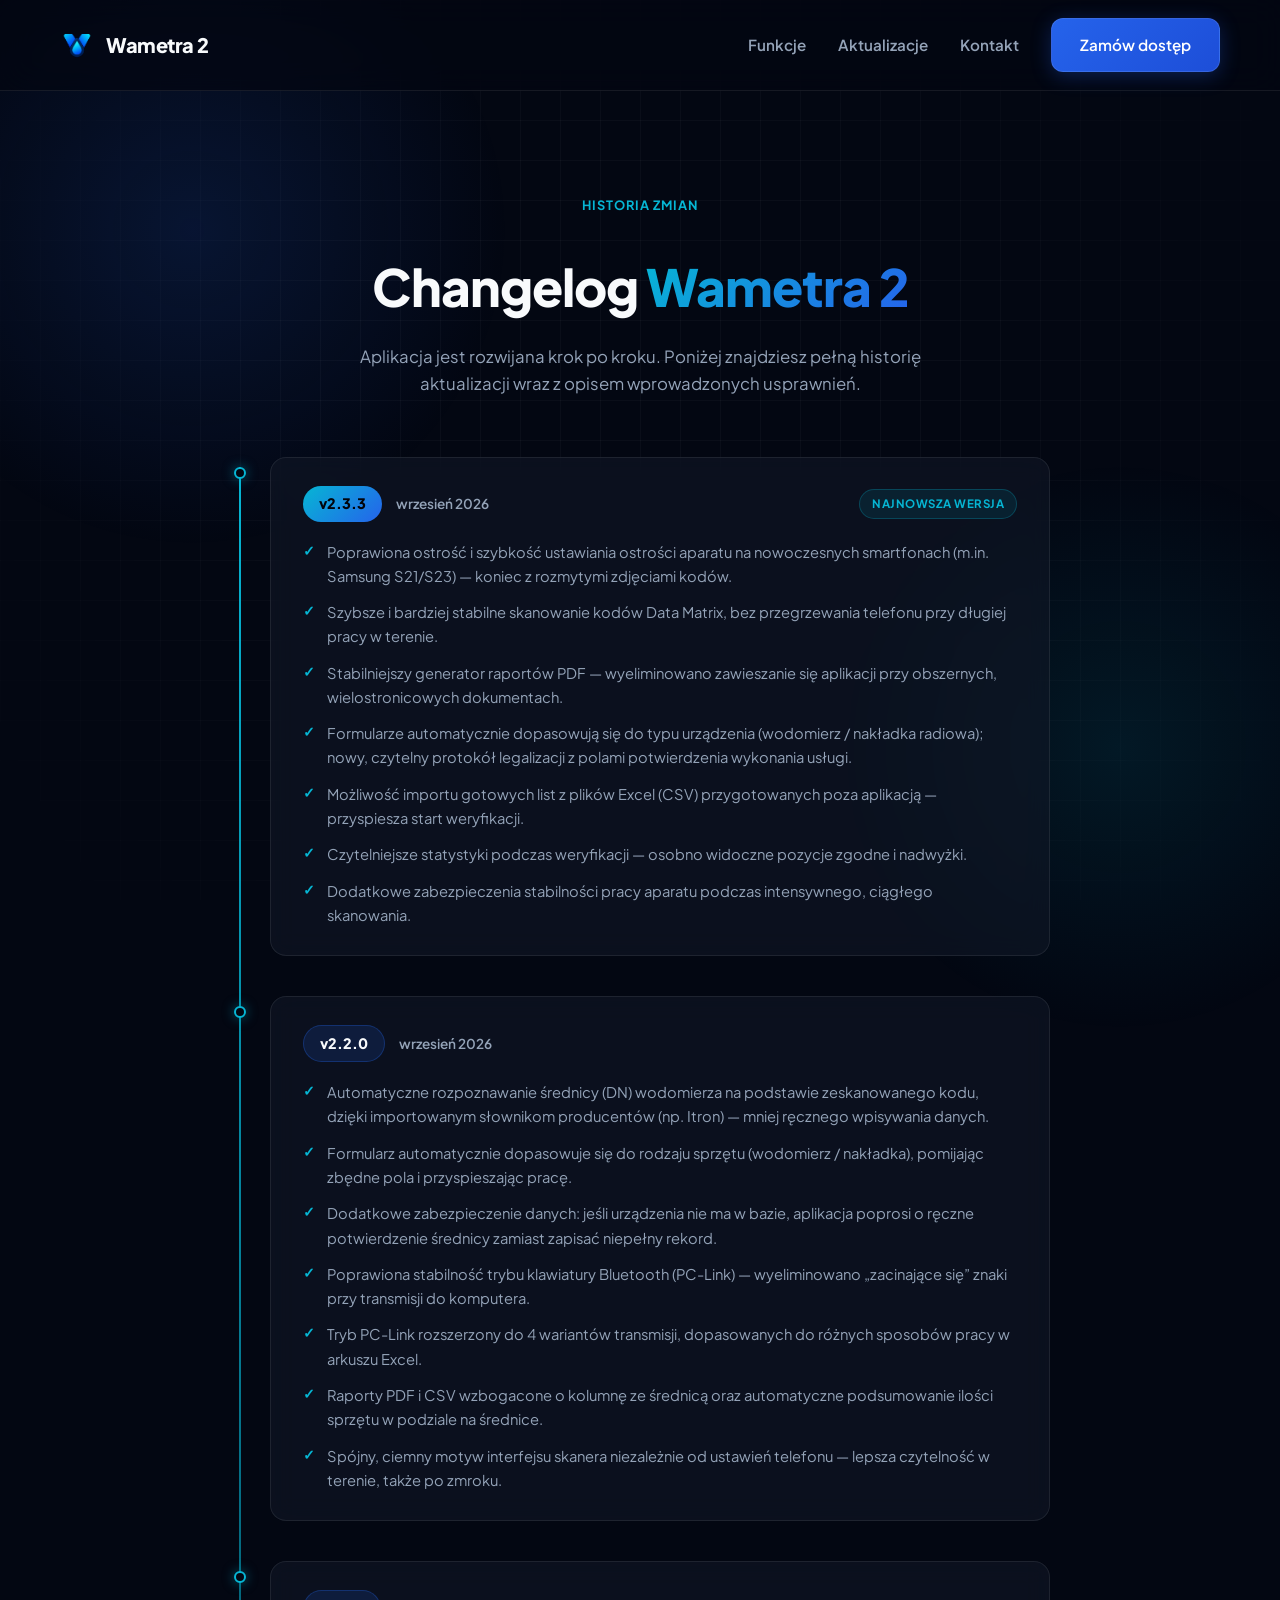
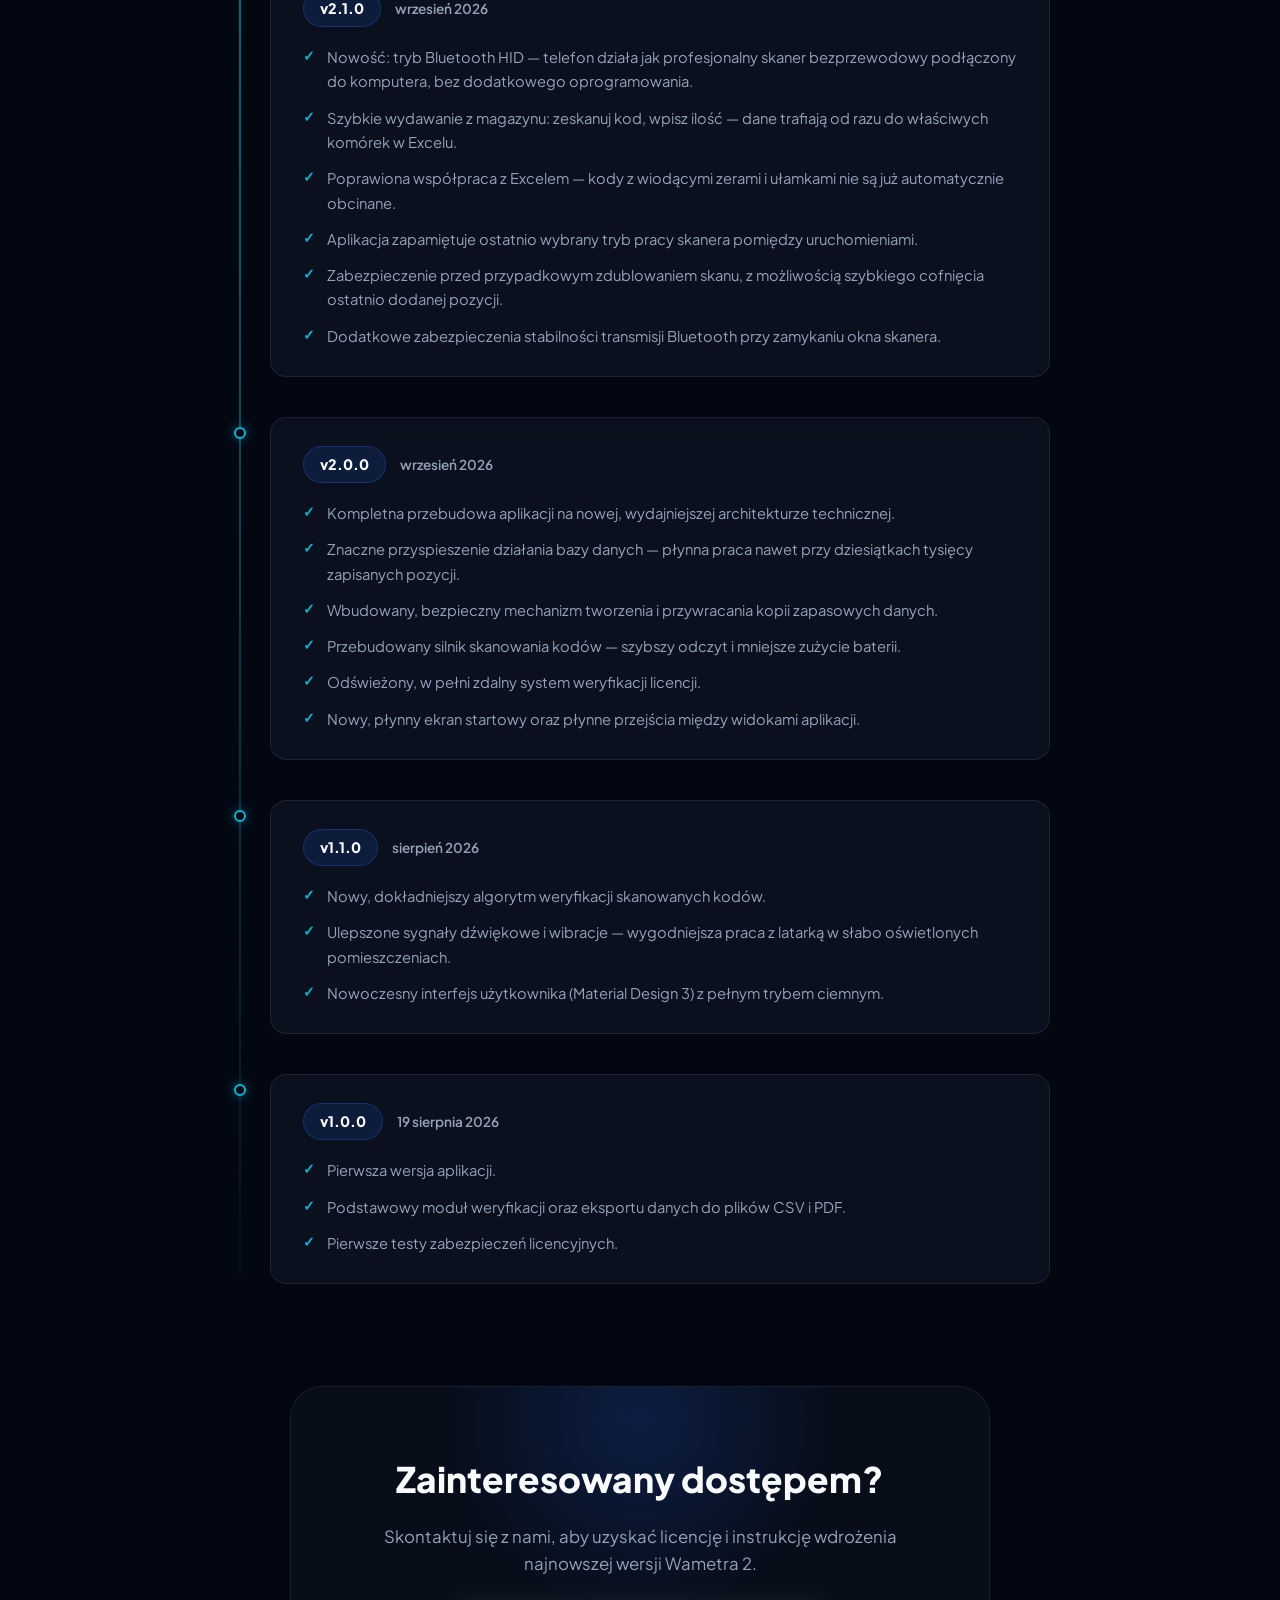
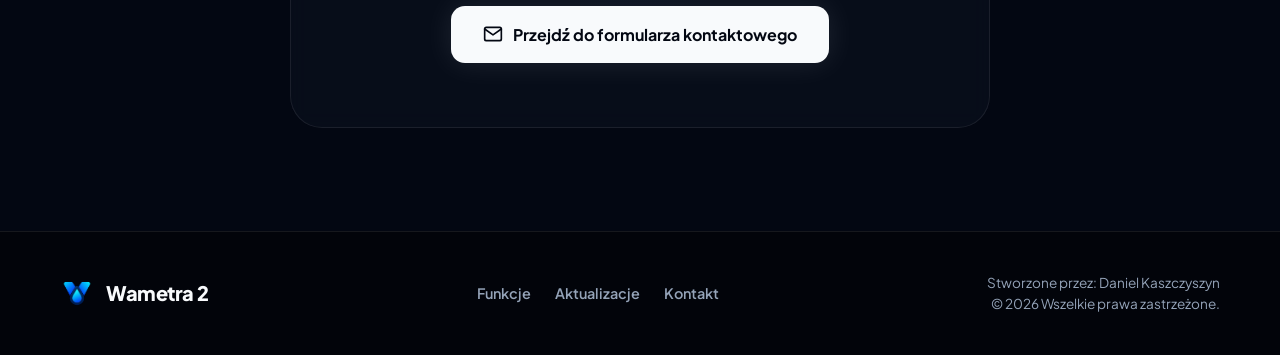
<file: changelog.html>
<!DOCTYPE html>
<html lang="pl">
<head>
    <meta charset="UTF-8">
    <meta name="viewport" content="width=device-width, initial-scale=1.0">
    <meta name="description" content="Pełna historia zmian i aktualizacji aplikacji Wametra 2 — zobacz, jak rozwija się nasze narzędzie do inwentaryzacji wodomierzy i urządzeń pomiarowych.">
    <title>Historia zmian | Wametra 2</title>
    <link rel="canonical" href="https://daniel-kas.github.io/wametra2/changelog.html">
    <meta name="theme-color" content="#030712">
    <link rel="icon" href="img/logo.png" type="image/png">
    <link rel="stylesheet" href="style.css">
    <link rel="preconnect" href="https://fonts.googleapis.com">
    <link rel="preconnect" href="https://fonts.gstatic.com" crossorigin>
    <link href="https://fonts.googleapis.com/css2?family=Plus+Jakarta+Sans:wght@300;400;500;600;700;800&display=swap" rel="stylesheet">
</head>
<body>

    <div class="ambient-glow"></div>
    <div class="ambient-glow ambient-glow-secondary"></div>
    <div class="bg-grid"></div>

    <nav class="navbar">
        <div class="container nav-container">
            <a href="index.html" class="logo">
                <img src="img/logo.png" alt="Wametra 2 Logo">
                <span>Wametra 2</span>
            </a>

            <button class="hamburger" id="hamburger" aria-label="Otwórz menu" aria-expanded="false" aria-controls="navMenu">
                <span></span><span></span><span></span>
            </button>

            <div class="nav-menu" id="navMenu">
                <a href="index.html#funkcje">Funkcje</a>
                <a href="changelog.html">Aktualizacje</a>
                <a href="index.html#kontakt">Kontakt</a>
                <a href="index.html#kontakt" class="btn-primary">Zamów dostęp</a>
            </div>
        </div>
    </nav>

    <div class="nav-overlay" id="navOverlay"></div>

    <header class="changelog-hero">
        <div class="container">
            <span class="eyebrow">Historia zmian</span>
            <h1>Changelog <span class="gradient-text">Wametra 2</span></h1>
            <p>Aplikacja jest rozwijana krok po kroku. Poniżej znajdziesz pełną historię aktualizacji wraz z opisem wprowadzonych usprawnień.</p>
        </div>
    </header>

    <section class="changelog-timeline-section">
        <div class="container">
            <div class="timeline">

                <!-- v2.3.3 -->
                <div class="timeline-entry reveal">
                    <div class="timeline-marker"><span class="timeline-dot"></span></div>
                    <div class="timeline-content">
                        <div class="timeline-header">
                            <span class="version-badge version-badge-latest">v2.3.3</span>
                            <span class="timeline-date">wrzesień 2026</span>
                            <span class="latest-pill">Najnowsza wersja</span>
                        </div>
                        <ul class="timeline-list">
                            <li>Poprawiona ostrość i szybkość ustawiania ostrości aparatu na nowoczesnych smartfonach (m.in. Samsung S21/S23) — koniec z rozmytymi zdjęciami kodów.</li>
                            <li>Szybsze i bardziej stabilne skanowanie kodów Data Matrix, bez przegrzewania telefonu przy długiej pracy w terenie.</li>
                            <li>Stabilniejszy generator raportów PDF — wyeliminowano zawieszanie się aplikacji przy obszernych, wielostronicowych dokumentach.</li>
                            <li>Formularze automatycznie dopasowują się do typu urządzenia (wodomierz / nakładka radiowa); nowy, czytelny protokół legalizacji z polami potwierdzenia wykonania usługi.</li>
                            <li>Możliwość importu gotowych list z plików Excel (CSV) przygotowanych poza aplikacją — przyspiesza start weryfikacji.</li>
                            <li>Czytelniejsze statystyki podczas weryfikacji — osobno widoczne pozycje zgodne i nadwyżki.</li>
                            <li>Dodatkowe zabezpieczenia stabilności pracy aparatu podczas intensywnego, ciągłego skanowania.</li>
                        </ul>
                    </div>
                </div>

                <!-- v2.2.0 -->
                <div class="timeline-entry reveal">
                    <div class="timeline-marker"><span class="timeline-dot"></span></div>
                    <div class="timeline-content">
                        <div class="timeline-header">
                            <span class="version-badge">v2.2.0</span>
                            <span class="timeline-date">wrzesień 2026</span>
                        </div>
                        <ul class="timeline-list">
                            <li>Automatyczne rozpoznawanie średnicy (DN) wodomierza na podstawie zeskanowanego kodu, dzięki importowanym słownikom producentów (np. Itron) — mniej ręcznego wpisywania danych.</li>
                            <li>Formularz automatycznie dopasowuje się do rodzaju sprzętu (wodomierz / nakładka), pomijając zbędne pola i przyspieszając pracę.</li>
                            <li>Dodatkowe zabezpieczenie danych: jeśli urządzenia nie ma w bazie, aplikacja poprosi o ręczne potwierdzenie średnicy zamiast zapisać niepełny rekord.</li>
                            <li>Poprawiona stabilność trybu klawiatury Bluetooth (PC-Link) — wyeliminowano „zacinające się” znaki przy transmisji do komputera.</li>
                            <li>Tryb PC-Link rozszerzony do 4 wariantów transmisji, dopasowanych do różnych sposobów pracy w arkuszu Excel.</li>
                            <li>Raporty PDF i CSV wzbogacone o kolumnę ze średnicą oraz automatyczne podsumowanie ilości sprzętu w podziale na średnice.</li>
                            <li>Spójny, ciemny motyw interfejsu skanera niezależnie od ustawień telefonu — lepsza czytelność w terenie, także po zmroku.</li>
                        </ul>
                    </div>
                </div>

                <!-- v2.1.0 -->
                <div class="timeline-entry reveal">
                    <div class="timeline-marker"><span class="timeline-dot"></span></div>
                    <div class="timeline-content">
                        <div class="timeline-header">
                            <span class="version-badge">v2.1.0</span>
                            <span class="timeline-date">wrzesień 2026</span>
                        </div>
                        <ul class="timeline-list">
                            <li>Nowość: tryb Bluetooth HID — telefon działa jak profesjonalny skaner bezprzewodowy podłączony do komputera, bez dodatkowego oprogramowania.</li>
                            <li>Szybkie wydawanie z magazynu: zeskanuj kod, wpisz ilość — dane trafiają od razu do właściwych komórek w Excelu.</li>
                            <li>Poprawiona współpraca z Excelem — kody z wiodącymi zerami i ułamkami nie są już automatycznie obcinane.</li>
                            <li>Aplikacja zapamiętuje ostatnio wybrany tryb pracy skanera pomiędzy uruchomieniami.</li>
                            <li>Zabezpieczenie przed przypadkowym zdublowaniem skanu, z możliwością szybkiego cofnięcia ostatnio dodanej pozycji.</li>
                            <li>Dodatkowe zabezpieczenia stabilności transmisji Bluetooth przy zamykaniu okna skanera.</li>
                        </ul>
                    </div>
                </div>

                <!-- v2.0.0 -->
                <div class="timeline-entry reveal">
                    <div class="timeline-marker"><span class="timeline-dot"></span></div>
                    <div class="timeline-content">
                        <div class="timeline-header">
                            <span class="version-badge">v2.0.0</span>
                            <span class="timeline-date">wrzesień 2026</span>
                        </div>
                        <ul class="timeline-list">
                            <li>Kompletna przebudowa aplikacji na nowej, wydajniejszej architekturze technicznej.</li>
                            <li>Znaczne przyspieszenie działania bazy danych — płynna praca nawet przy dziesiątkach tysięcy zapisanych pozycji.</li>
                            <li>Wbudowany, bezpieczny mechanizm tworzenia i przywracania kopii zapasowych danych.</li>
                            <li>Przebudowany silnik skanowania kodów — szybszy odczyt i mniejsze zużycie baterii.</li>
                            <li>Odświeżony, w pełni zdalny system weryfikacji licencji.</li>
                            <li>Nowy, płynny ekran startowy oraz płynne przejścia między widokami aplikacji.</li>
                        </ul>
                    </div>
                </div>

                <!-- v1.1.0 -->
                <div class="timeline-entry reveal">
                    <div class="timeline-marker"><span class="timeline-dot"></span></div>
                    <div class="timeline-content">
                        <div class="timeline-header">
                            <span class="version-badge">v1.1.0</span>
                            <span class="timeline-date">sierpień 2026</span>
                        </div>
                        <ul class="timeline-list">
                            <li>Nowy, dokładniejszy algorytm weryfikacji skanowanych kodów.</li>
                            <li>Ulepszone sygnały dźwiękowe i wibracje — wygodniejsza praca z latarką w słabo oświetlonych pomieszczeniach.</li>
                            <li>Nowoczesny interfejs użytkownika (Material Design 3) z pełnym trybem ciemnym.</li>
                        </ul>
                    </div>
                </div>

                <!-- v1.0.0 -->
                <div class="timeline-entry reveal">
                    <div class="timeline-marker"><span class="timeline-dot"></span></div>
                    <div class="timeline-content">
                        <div class="timeline-header">
                            <span class="version-badge">v1.0.0</span>
                            <span class="timeline-date">19 sierpnia 2026</span>
                        </div>
                        <ul class="timeline-list">
                            <li>Pierwsza wersja aplikacji.</li>
                            <li>Podstawowy moduł weryfikacji oraz eksportu danych do plików CSV i PDF.</li>
                            <li>Pierwsze testy zabezpieczeń licencyjnych.</li>
                        </ul>
                    </div>
                </div>

            </div>
        </div>
    </section>

	<section id="kontakt" class="cta-section">
		<div class="container">
			<div class="cta-box reveal">
				<div class="glow-orb"></div>
				<h2>Zainteresowany dostępem?</h2>
				<p>Skontaktuj się z nami, aby uzyskać licencję i instrukcję wdrożenia najnowszej wersji Wametra 2.</p>
				<a href="index.html#kontakt" class="btn-glow">
					<svg width="20" height="20" viewBox="0 0 24 24" fill="none" stroke="currentColor" stroke-width="2" stroke-linecap="round" stroke-linejoin="round"><path d="M4 4h16c1.1 0 2 .9 2 2v12c0 1.1-.9 2-2 2H4c-1.1 0-2-.9-2-2V6c0-1.1.9-2 2-2z"></path><polyline points="22,6 12,13 2,6"></polyline></svg>
					Przejdź do formularza kontaktowego
				</a>
			</div>
		</div>
	</section>

    <footer>
        <div class="container footer-content">
            <a href="index.html" class="logo">
                <img src="img/logo.png" alt="Wametra 2 Logo">
                <span>Wametra 2</span>
            </a>
            <div class="footer-links">
                <a href="index.html#funkcje">Funkcje</a>
                <a href="changelog.html">Aktualizacje</a>
                <a href="index.html#kontakt">Kontakt</a>
            </div>
            <p class="copyright">Stworzone przez: Daniel Kaszczyszyn<br>© 2026 Wszelkie prawa zastrzeżone.</p>
        </div>
    </footer>

    <script src="script.js"></script>
</body>
</html>
</file>
<file: style.css>
/* =========================================
   Zmienne i Reset
   ========================================= */
:root {
    --bg-dark: #030712;
    --bg-panel: rgba(17, 24, 39, 0.6);
    --primary-blue: #2563eb;
    --neon-blue: #06b6d4;
    --text-white: #f8fafc;
    --text-gray: #94a3b8;
    --border-glass: rgba(255, 255, 255, 0.08);
    --shadow-glow: 0 0 60px rgba(6, 182, 212, 0.15);

    --container-width: 1280px;
    --container-padding: clamp(20px, 5vw, 60px);
    --section-padding: clamp(60px, 8vw, 120px);
    --radius-lg: 24px;
    --radius-md: 16px;
    --radius-sm: 12px;
}

* {
    margin: 0;
    padding: 0;
    box-sizing: border-box;
    font-family: 'Plus Jakarta Sans', sans-serif;
}

html {
    scroll-behavior: smooth;
    overflow-x: hidden;
    width: 100%;
}

body {
    background-color: var(--bg-dark);
    color: var(--text-white);
    line-height: 1.6;
    overflow-x: hidden;
    -webkit-font-smoothing: antialiased;
}

body.no-scroll {
    overflow: hidden;
}

img {
    max-width: 100%;
    display: block;
}

section, header {
    scroll-margin-top: 90px;
}

a {
    text-decoration: none;
    color: inherit;
}

a:focus-visible,
button:focus-visible {
    outline: 2px solid var(--neon-blue);
    outline-offset: 3px;
    border-radius: 4px;
}

/* =========================================
   Kontener globalny
   ========================================= */
.container {
    width: 100%;
    max-width: var(--container-width);
    margin: 0 auto;
    padding: 0 var(--container-padding);
}

/* =========================================
   Tło (Ambient Glow + Siatka)
   ========================================= */
.ambient-glow {
    position: fixed;
    top: -10%;
    left: -10%;
    width: 50vw;
    height: 50vw;
    background: radial-gradient(circle, rgba(37, 99, 235, 0.15) 0%, transparent 70%);
    z-index: -2;
    pointer-events: none;
}

.ambient-glow-secondary {
    top: auto;
    left: auto;
    bottom: -15%;
    right: -10%;
    width: 45vw;
    height: 45vw;
    background: radial-gradient(circle, rgba(6, 182, 212, 0.1) 0%, transparent 70%);
}

.bg-grid {
    position: fixed;
    inset: 0;
    background-image:
        linear-gradient(rgba(255, 255, 255, 0.03) 1px, transparent 1px),
        linear-gradient(90deg, rgba(255, 255, 255, 0.03) 1px, transparent 1px);
    background-size: 40px 40px;
    z-index: -1;
    pointer-events: none;
    mask-image: radial-gradient(circle at center, black 40%, transparent 100%);
    -webkit-mask-image: radial-gradient(circle at center, black 40%, transparent 100%);
}

/* =========================================
   Nawigacja
   ========================================= */
.navbar {
    background: rgba(3, 7, 18, 0.7);
    position: sticky;
    top: 0;
    z-index: 200;
    backdrop-filter: blur(16px);
    -webkit-backdrop-filter: blur(16px);
    border-bottom: 1px solid var(--border-glass);
    transition: background 0.3s ease, box-shadow 0.3s ease;
}

.navbar.scrolled {
    background: rgba(3, 7, 18, 0.92);
    box-shadow: 0 10px 30px rgba(0, 0, 0, 0.3);
}

.nav-container {
    display: flex;
    justify-content: space-between;
    align-items: center;
    padding-top: 18px;
    padding-bottom: 18px;
}

.logo {
    display: flex;
    align-items: center;
    gap: 12px;
    font-size: 1.25rem;
    font-weight: 800;
    letter-spacing: -0.5px;
    flex-shrink: 0;
    text-decoration: none;
    color: var(--text-white);
    cursor: pointer;
}

.logo img {
    height: 34px;
    width: 34px;
    object-fit: contain;
}

.nav-menu {
    display: flex;
    align-items: center;
    gap: 32px;
}

.nav-menu a:not(.btn-primary) {
    color: var(--text-gray);
    text-decoration: none;
    font-size: 0.95rem;
    font-weight: 600;
    transition: color 0.25s ease;
}

.nav-menu a:not(.btn-primary):hover {
    color: var(--text-white);
}

/* --- Hamburger --- */
.hamburger {
    display: none;
    flex-direction: column;
    justify-content: center;
    gap: 5px;
    width: 40px;
    height: 40px;
    background: none;
    border: none;
    cursor: pointer;
    padding: 8px;
    z-index: 210;
}

.hamburger span {
    display: block;
    width: 100%;
    height: 2px;
    background: var(--text-white);
    border-radius: 2px;
    transition: transform 0.3s ease, opacity 0.3s ease;
}

.hamburger.active span:nth-child(1) { transform: translateY(7px) rotate(45deg); }
.hamburger.active span:nth-child(2) { opacity: 0; }
.hamburger.active span:nth-child(3) { transform: translateY(-7px) rotate(-45deg); }

.nav-overlay {
    position: fixed;
    inset: 0;
    background: rgba(3, 7, 18, 0.6);
    backdrop-filter: blur(4px);
    z-index: 150;
    opacity: 0;
    visibility: hidden;
    transition: opacity 0.3s ease, visibility 0.3s ease;
}

.nav-overlay.active {
    opacity: 1;
    visibility: visible;
}

/* =========================================
   Przyciski
   ========================================= */
.btn-primary {
    background: linear-gradient(135deg, var(--primary-blue), #1d4ed8);
    color: white;
    padding: 14px 28px;
    border-radius: var(--radius-sm);
    text-decoration: none;
    font-weight: 600;
    font-size: 0.95rem;
    white-space: nowrap;
    transition: all 0.3s cubic-bezier(0.4, 0, 0.2, 1);
    border: 1px solid rgba(255,255,255,0.1);
    box-shadow: 0 4px 20px rgba(37, 99, 235, 0.3);
    display: inline-block;
}

.btn-primary:hover {
    transform: translateY(-2px);
    box-shadow: 0 8px 30px rgba(37, 99, 235, 0.5);
}

.btn-secondary {
    background: rgba(255, 255, 255, 0.03);
    color: var(--text-white);
    padding: 14px 28px;
    border-radius: var(--radius-sm);
    text-decoration: none;
    font-weight: 600;
    font-size: 0.95rem;
    border: 1px solid var(--border-glass);
    transition: all 0.3s ease;
    display: inline-block;
}

.btn-secondary:hover {
    background: rgba(255, 255, 255, 0.08);
    border-color: rgba(255, 255, 255, 0.2);
}

/* =========================================
   Sekcja Hero
   ========================================= */
.hero {
    padding-top: clamp(50px, 8vw, 90px);
    padding-bottom: clamp(60px, 8vw, 100px);
}

.hero-inner {
    display: flex;
    align-items: center;
    justify-content: space-between;
    gap: clamp(40px, 6vw, 80px);
}

.hero-content {
    flex: 1;
    max-width: 600px;
}

.badge {
    display: inline-flex;
    align-items: center;
    gap: 8px;
    padding: 8px 16px;
    background: rgba(6, 182, 212, 0.1);
    color: var(--neon-blue);
    border-radius: 100px;
    font-size: 0.8rem;
    font-weight: 700;
    letter-spacing: 0.5px;
    text-transform: uppercase;
    margin-bottom: 24px;
    border: 1px solid rgba(6, 182, 212, 0.2);
}

.pulse-dot {
    width: 8px;
    height: 8px;
    background: var(--neon-blue);
    border-radius: 50%;
    box-shadow: 0 0 10px var(--neon-blue);
    animation: pulse 2s infinite;
}

.hero-content h1 {
    font-size: clamp(2rem, 3.4vw, 3.2rem);
    font-weight: 800;
    line-height: 1.22;
    margin-bottom: 24px;
    letter-spacing: -1px;
}

.gradient-text {
    background: linear-gradient(135deg, var(--neon-blue), var(--primary-blue));
    -webkit-background-clip: text;
    background-clip: text;
    -webkit-text-fill-color: transparent;
}

.hero-content p {
    font-size: 1.15rem;
    color: var(--text-gray);
    margin-bottom: 40px;
    font-weight: 400;
    line-height: 1.7;
    max-width: 520px;
}

.hero-buttons {
    display: flex;
    gap: 16px;
    flex-wrap: wrap;
}

/* Hero Visuals: Stack telefonów */
.hero-visuals {
    flex: 1;
    position: relative;
    display: flex;
    justify-content: center;
    align-items: center;
    min-height: clamp(380px, 45vw, 520px);
    width: 100%;
    max-width: 480px;
}

.glow-behind {
    position: absolute;
    width: 60%;
    height: 60%;
    background: radial-gradient(circle, rgba(6, 182, 212, 0.25) 0%, transparent 70%);
    filter: blur(20px);
    z-index: 0;
}

.phone-stack {
    position: absolute;
    width: clamp(220px, 24vw, 280px);
    background: #0f172a;
    border-radius: 36px;
    border: 6px solid #1e293b;
    box-shadow: 0 25px 50px -12px rgba(0, 0, 0, 0.8);
    overflow: hidden;
    aspect-ratio: 9 / 19;
}

.phone-stack img {
    width: 100%;
    height: 100%;
    object-fit: cover;
    object-position: top center;
    display: block;
}

.phone-back {
    transform: rotate(-8deg) translateX(-40px) translateY(20px);
    opacity: 0.6;
    filter: brightness(0.7);
    z-index: 1;
}

.phone-front {
    transform: rotate(3deg) translateX(20px);
    z-index: 2;
    border-color: #334155;
    box-shadow: 0 30px 60px -15px rgba(6, 182, 212, 0.2), 0 25px 50px -12px rgba(0, 0, 0, 0.8);
    animation: float 6s ease-in-out infinite;
}

.floating-badge {
    position: absolute;
    bottom: 15%;
    left: 0;
    z-index: 3;
    background: rgba(15, 23, 42, 0.8);
    backdrop-filter: blur(12px);
    padding: 12px 20px;
    border-radius: 16px;
    border: 1px solid var(--border-glass);
    display: flex;
    align-items: center;
    gap: 10px;
    font-weight: 600;
    font-size: 0.9rem;
    box-shadow: 0 10px 30px rgba(0,0,0,0.5);
    animation: float 5s ease-in-out infinite reverse;
    white-space: nowrap;
}

/* =========================================
   Pasek highlights
   ========================================= */
.highlights-bar {
    border-top: 1px solid var(--border-glass);
    border-bottom: 1px solid var(--border-glass);
    background: rgba(17, 24, 39, 0.3);
    padding: 28px 0;
}

.highlights-inner {
    display: flex;
    flex-wrap: wrap;
    justify-content: center;
    align-items: center;
    gap: 20px 48px;
}

.highlight-item {
    display: flex;
    align-items: center;
    gap: 10px;
    color: var(--text-gray);
    font-size: 0.9rem;
    font-weight: 600;
}

.highlight-item svg {
    width: 18px;
    height: 18px;
    color: var(--neon-blue);
    flex-shrink: 0;
}

/* =========================================
   Bento Grid (Sekcja Funkcji)
   ========================================= */
.bento-section {
    padding: var(--section-padding) 0;
}

.section-header {
    text-align: center;
    max-width: 640px;
    margin: 0 auto 60px;
}

.eyebrow {
    display: inline-block;
    color: var(--neon-blue);
    font-size: 0.8rem;
    font-weight: 700;
    letter-spacing: 1px;
    text-transform: uppercase;
    margin-bottom: 14px;
}

.section-header h2 {
    font-size: clamp(2rem, 4vw, 2.8rem);
    font-weight: 800;
    margin-bottom: 16px;
    letter-spacing: -1px;
}

.section-header p {
    color: var(--text-gray);
    font-size: 1.1rem;
}

.bento-grid {
    display: grid;
    grid-template-columns: repeat(4, 1fr);
    gap: 24px;
}

.bento-card {
    background: var(--bg-panel);
    border: 1px solid var(--border-glass);
    border-radius: var(--radius-lg);
    overflow: hidden;
    position: relative;
    backdrop-filter: blur(12px);
    -webkit-backdrop-filter: blur(12px);
    transition: all 0.4s cubic-bezier(0.4, 0, 0.2, 1);
    display: flex;
    flex-direction: column;
}

.bento-card:hover {
    border-color: rgba(255, 255, 255, 0.15);
    transform: translateY(-4px);
    box-shadow: 0 20px 40px rgba(0, 0, 0, 0.4);
}

.standard-card {
    grid-column: span 1;
}

.wide-card {
    grid-column: span 2;
}

.card-content {
    padding: 32px 32px 8px;
    z-index: 2;
}

.icon-box {
    display: inline-flex;
    align-items: center;
    justify-content: center;
    width: 48px;
    height: 48px;
    margin-bottom: 20px;
    border-radius: var(--radius-sm);
    background: linear-gradient(135deg, rgba(6, 182, 212, 0.12), rgba(37, 99, 235, 0.12));
    border: 1px solid var(--border-glass);
    color: var(--neon-blue);
}

.icon-box svg {
    width: 22px;
    height: 22px;
}

.card-content h3 {
    font-size: 1.25rem;
    margin-bottom: 10px;
    font-weight: 700;
    letter-spacing: -0.3px;
}

.card-content p {
    color: var(--text-gray);
    font-size: 0.92rem;
    line-height: 1.65;
    max-width: 380px;
}

.card-visual {
    flex: 1;
    display: flex;
    justify-content: center;
    align-items: flex-end;
    padding: 20px 24px 0;
    position: relative;
    min-height: 280px;
}

/* === RAMKA TELEFONU === */
.phone-frame {
    width: 100%;
    max-width: clamp(195px, 18vw, 240px);
    background: #1e293b;
    border-radius: 28px 28px 0 0;
    border: 5px solid #334155;
    border-bottom: none;
    box-shadow: 0 -10px 30px rgba(0,0,0,0.3);
    position: relative;
    overflow: hidden;
    aspect-ratio: 9 / 16;
    cursor: zoom-in;
    transition: transform 0.35s ease;
}

.phone-frame:hover {
    transform: translateY(-4px);
}

.phone-frame::after {
    content: '';
    position: absolute;
    bottom: 0;
    left: 0;
    right: 0;
    height: 40px;
    background: linear-gradient(to top, #1e293b 10%, transparent 100%);
    pointer-events: none;
    z-index: 3;
}

/* Overlay z lupą przy hover - podpowiedź "kliknij, aby powiększyć" */
.phone-frame::before {
    content: '';
    position: absolute;
    inset: 0;
    background:
        rgba(3, 7, 18, 0.35)
        url("data:image/svg+xml,%3Csvg xmlns='http://www.w3.org/2000/svg' viewBox='0 0 24 24' fill='none' stroke='white' stroke-width='2' stroke-linecap='round' stroke-linejoin='round'%3E%3Ccircle cx='11' cy='11' r='8'%3E%3C/circle%3E%3Cline x1='21' y1='21' x2='16.65' y2='16.65'%3E%3C/line%3E%3C/svg%3E")
        no-repeat center / 30px;
    opacity: 0;
    transition: opacity 0.3s ease;
    z-index: 4;
    pointer-events: none;
}

.phone-frame:hover::before {
    opacity: 1;
}

.phone-frame img {
    width: 100%;
    height: 100%;
    object-fit: cover;
    object-position: top center;
    display: block;
    transition: transform 0.5s ease;
}

.phone-frame:hover img {
    transform: scale(1.04);
}

/* Układ dla szerokiej karty (dwa telefony) */
.wide-visual {
    align-items: flex-end;
    justify-content: center;
    gap: 24px;
}

.wide-visual .phone-frame {
    max-width: clamp(170px, 15vw, 210px);
    z-index: 2;
}

.wide-visual .offset-frame {
    margin-bottom: 30px;
    max-width: clamp(150px, 13vw, 190px);
    opacity: 0.82;
    z-index: 1;
}

/* =========================================
   Sekcja Changelog (teaser na stronie głównej)
   ========================================= */
.changelog-teaser {
    padding: 0 0 var(--section-padding);
}

.changelog-box {
    display: flex;
    gap: 48px;
    align-items: center;
    justify-content: space-between;
    flex-wrap: wrap;
    background: var(--bg-panel);
    border: 1px solid var(--border-glass);
    border-radius: var(--radius-lg);
    padding: 48px;
    backdrop-filter: blur(12px);
    -webkit-backdrop-filter: blur(12px);
}

.changelog-info {
    flex: 1;
    min-width: 280px;
}

.changelog-info h2 {
    font-size: clamp(1.6rem, 3vw, 2.2rem);
    font-weight: 800;
    margin-bottom: 14px;
    letter-spacing: -0.5px;
}

.changelog-info p {
    color: var(--text-gray);
    font-size: 1rem;
    margin-bottom: 24px;
    max-width: 440px;
}

.changelog-latest {
    flex: 1;
    min-width: 280px;
    max-width: 400px;
    background: rgba(3, 7, 18, 0.4);
    border: 1px solid var(--border-glass);
    border-radius: var(--radius-md);
    padding: 28px;
}

.version-tag {
    display: flex;
    align-items: center;
    justify-content: space-between;
    margin-bottom: 18px;
    padding-bottom: 18px;
    border-bottom: 1px solid var(--border-glass);
}

.version-number {
    font-weight: 800;
    font-size: 1.15rem;
    color: var(--neon-blue);
    letter-spacing: -0.3px;
}

.version-date {
    color: var(--text-gray);
    font-size: 0.82rem;
    font-weight: 600;
}

.changelog-list {
    list-style: none;
    display: flex;
    flex-direction: column;
    gap: 12px;
}

.changelog-list li {
    color: var(--text-gray);
    font-size: 0.9rem;
    line-height: 1.5;
    padding-left: 22px;
    position: relative;
}

.changelog-list li::before {
    content: '';
    position: absolute;
    left: 0;
    top: 7px;
    width: 8px;
    height: 8px;
    border-radius: 50%;
    background: var(--neon-blue);
    box-shadow: 0 0 8px rgba(6, 182, 212, 0.6);
}

/* =========================================
   Pełna strona Changelog (changelog.html)
   ========================================= */
.changelog-hero {
    padding: clamp(60px, 8vw, 100px) 0 20px;
    text-align: center;
}

.changelog-hero h1 {
    font-size: clamp(2.2rem, 4vw, 3.2rem);
    font-weight: 800;
    margin: 16px 0;
    letter-spacing: -1px;
}

.changelog-hero p {
    color: var(--text-gray);
    max-width: 600px;
    margin: 0 auto;
    font-size: 1.05rem;
}

.changelog-timeline-section {
    padding: 40px 0 var(--section-padding);
}

.timeline {
    position: relative;
    max-width: 820px;
    margin: 0 auto;
    padding-left: 40px;
}

.timeline::before {
    content: '';
    position: absolute;
    left: 9px;
    top: 10px;
    bottom: 10px;
    width: 2px;
    background: linear-gradient(to bottom, var(--neon-blue), rgba(6, 182, 212, 0.05));
}

.timeline-entry {
    position: relative;
    padding-bottom: 40px;
}

.timeline-entry:last-child {
    padding-bottom: 0;
}

.timeline-marker {
    position: absolute;
    left: -40px;
    top: 6px;
    width: 20px;
    height: 20px;
    display: flex;
    align-items: center;
    justify-content: center;
}

.timeline-dot {
    width: 12px;
    height: 12px;
    border-radius: 50%;
    background: var(--bg-dark);
    border: 2px solid var(--neon-blue);
    box-shadow: 0 0 12px rgba(6, 182, 212, 0.5);
}

.timeline-content {
    background: var(--bg-panel);
    border: 1px solid var(--border-glass);
    border-radius: var(--radius-md);
    padding: 28px 32px;
    backdrop-filter: blur(12px);
    -webkit-backdrop-filter: blur(12px);
    transition: border-color 0.3s ease;
}

.timeline-content:hover {
    border-color: rgba(255, 255, 255, 0.15);
}

.timeline-header {
    display: flex;
    align-items: center;
    gap: 14px;
    margin-bottom: 18px;
    flex-wrap: wrap;
}

.version-badge {
    display: inline-flex;
    padding: 6px 16px;
    border-radius: 100px;
    font-weight: 800;
    font-size: 0.9rem;
    background: rgba(37, 99, 235, 0.15);
    color: var(--text-white);
    border: 1px solid rgba(37, 99, 235, 0.3);
}

.version-badge-latest {
    background: linear-gradient(135deg, var(--neon-blue), var(--primary-blue));
    border: none;
    color: #02040a;
}

.timeline-date {
    color: var(--text-gray);
    font-size: 0.85rem;
    font-weight: 600;
}

.latest-pill {
    margin-left: auto;
    font-size: 0.72rem;
    text-transform: uppercase;
    letter-spacing: 0.5px;
    color: var(--neon-blue);
    font-weight: 700;
    background: rgba(6, 182, 212, 0.1);
    padding: 5px 12px;
    border-radius: 100px;
    border: 1px solid rgba(6, 182, 212, 0.25);
}

.timeline-list {
    list-style: none;
    display: flex;
    flex-direction: column;
    gap: 12px;
}

.timeline-list li {
    color: var(--text-gray);
    font-size: 0.92rem;
    line-height: 1.65;
    padding-left: 24px;
    position: relative;
}

.timeline-list li::before {
    content: '✓';
    position: absolute;
    left: 0;
    top: 0;
    color: var(--neon-blue);
    font-weight: 800;
    font-size: 0.85rem;
}

/* =========================================
   Call to Action
   ========================================= */
.cta-section {
    padding: 0 0 var(--section-padding);
    display: flex;
    justify-content: center;
}

.cta-section .container {
    display: flex;
    justify-content: center;
}

.cta-box {
    text-align: center;
    max-width: 700px;
    width: 100%;
    padding: 64px 48px;
    border-radius: 32px;
    background: rgba(17, 24, 39, 0.4);
    border: 1px solid var(--border-glass);
    position: relative;
    overflow: hidden;
    backdrop-filter: blur(10px);
}

.glow-orb {
    position: absolute;
    top: -50%;
    left: 50%;
    transform: translateX(-50%);
    width: 400px;
    height: 400px;
    background: radial-gradient(circle, rgba(37, 99, 235, 0.2) 0%, transparent 70%);
    pointer-events: none;
}

.cta-box h2 {
    font-size: clamp(1.8rem, 3vw, 2.2rem);
    margin-bottom: 16px;
    font-weight: 800;
    position: relative;
}

.cta-box p {
    color: var(--text-gray);
    margin-bottom: 28px;
    font-size: 1.05rem;
    position: relative;
}

.cta-checklist {
    list-style: none;
    display: flex;
    flex-wrap: wrap;
    justify-content: center;
    gap: 12px 24px;
    margin-bottom: 36px;
    position: relative;
}

.cta-checklist li {
    color: var(--text-gray);
    font-size: 0.9rem;
    font-weight: 600;
    display: flex;
    align-items: center;
    gap: 8px;
}

.cta-checklist li::before {
    content: '✓';
    color: var(--neon-blue);
    font-weight: 800;
}

.btn-glow {
    display: inline-flex;
    align-items: center;
    justify-content: center;
    gap: 10px;
    background: var(--text-white);
    color: var(--bg-dark);
    padding: 16px 32px;
    border-radius: 14px;
    font-size: 1rem;
    font-weight: 700;
    text-decoration: none;
    transition: all 0.3s ease;
    box-shadow: 0 0 30px rgba(255, 255, 255, 0.1);
    position: relative;
}

.btn-glow:hover {
    transform: scale(1.03) translateY(-2px);
    box-shadow: 0 0 50px rgba(255, 255, 255, 0.25);
}

.small-text {
    display: block;
    margin-top: 20px;
    font-size: 0.8rem;
    color: var(--text-gray);
    opacity: 0.6;
    position: relative;
}

/* =========================================
   Stopka
   ========================================= */
footer {
    border-top: 1px solid var(--border-glass);
    padding: 40px 0;
    background: #02040a;
}

.footer-content {
    display: flex;
    justify-content: space-between;
    align-items: center;
    gap: 20px;
}

.footer-links {
    display: flex;
    gap: 24px;
}

.footer-links a {
    color: var(--text-gray);
    text-decoration: none;
    font-size: 0.9rem;
    font-weight: 600;
    transition: color 0.25s ease;
}

.footer-links a:hover {
    color: var(--text-white);
}

.footer-content .copyright {
    color: var(--text-gray);
    font-size: 0.85rem;
    text-align: right;
    line-height: 1.6;
}

/* =========================================
   Lightbox (powiększanie zrzutów ekranu)
   ========================================= */
.lightbox {
    position: fixed;
    inset: 0;
    background: rgba(3, 7, 18, 0.92);
    backdrop-filter: blur(8px);
    display: flex;
    align-items: center;
    justify-content: center;
    z-index: 1000;
    opacity: 0;
    visibility: hidden;
    transition: opacity 0.3s ease, visibility 0.3s ease;
    padding: 40px;
}

.lightbox.active {
    opacity: 1;
    visibility: visible;
}

.lightbox img {
    max-height: 90vh;
    max-width: 90vw;
    width: auto;
    height: auto;
    border-radius: 28px;
    border: 6px solid #1e293b;
    box-shadow: 0 30px 80px rgba(0, 0, 0, 0.6);
}

.lightbox-close {
    position: absolute;
    top: 24px;
    right: 24px;
    width: 44px;
    height: 44px;
    border-radius: 50%;
    background: rgba(255, 255, 255, 0.08);
    border: 1px solid var(--border-glass);
    color: var(--text-white);
    display: flex;
    align-items: center;
    justify-content: center;
    font-size: 1.6rem;
    line-height: 1;
    cursor: pointer;
    transition: all 0.25s ease;
}

.lightbox-close:hover {
    background: rgba(255, 255, 255, 0.15);
    transform: rotate(90deg);
}

/* =========================================
   Mikroanimacje - Scroll Reveal
   ========================================= */
.reveal {
    opacity: 0;
    transform: translateY(28px);
    transition: opacity 0.7s cubic-bezier(0.4, 0, 0.2, 1), transform 0.7s cubic-bezier(0.4, 0, 0.2, 1);
}

.reveal.is-visible {
    opacity: 1;
    transform: translateY(0);
}

@media (prefers-reduced-motion: reduce) {
    .reveal {
        opacity: 1;
        transform: none;
        transition: none;
    }
    .phone-front, .floating-badge {
        animation: none;
    }
}

/* =========================================
   Animacje
   ========================================= */
@keyframes float {
    0%, 100% { transform: translateY(0px) rotate(3deg); }
    50% { transform: translateY(-15px) rotate(3deg); }
}

@keyframes pulse {
    0% { box-shadow: 0 0 0 0 rgba(6, 182, 212, 0.7); }
    70% { box-shadow: 0 0 0 10px rgba(6, 182, 212, 0); }
    100% { box-shadow: 0 0 0 0 rgba(6, 182, 212, 0); }
}

/* =========================================
   Responsywność
   ========================================= */
@media (max-width: 1200px) {
    .bento-grid {
        grid-template-columns: repeat(2, 1fr);
    }
    .wide-card {
        grid-column: span 2;
    }
    .standard-card {
        grid-column: span 1;
    }
}

@media (max-width: 900px) {
    .hero-inner {
        flex-direction: column;
        text-align: center;
    }
    .hero-content {
        max-width: 100%;
    }
    .hero-content p {
        margin-left: auto;
        margin-right: auto;
    }
    .hero-buttons {
        justify-content: center;
    }

    .hamburger {
        display: flex;
    }

    .nav-menu {
        position: fixed;
        top: 0;
        right: 0;
        transform: translateX(100%);
        width: min(320px, 80vw);
        height: 100vh;
        background: rgba(3, 7, 18, 0.98);
        backdrop-filter: blur(20px);
        flex-direction: column;
        align-items: flex-start;
        justify-content: flex-start;
        padding: 100px 32px 40px;
        gap: 28px;
        transition: transform 0.4s cubic-bezier(0.4, 0, 0.2, 1);
        border-left: 1px solid var(--border-glass);
        z-index: 200;
    }

    .nav-menu.active {
        transform: translateX(0);
    }

    .nav-menu a:not(.btn-primary) {
        font-size: 1.1rem;
    }

    .nav-menu .btn-primary {
        width: 100%;
        text-align: center;
        margin-top: 12px;
    }

    .changelog-box {
        padding: 36px 28px;
    }
}

@media (max-width: 768px) {
    .nav-container {
        padding-top: 14px;
        padding-bottom: 14px;
    }
    .bg-grid {
        display: none;
    }

    .logo {
        font-size: 1.1rem;
    }

    .logo img {
        height: 28px;
        width: 28px;
    }

    .hero {
        padding-top: 40px;
    }

    .hero-content h1 {
        font-size: 1.9rem;
    }

    .hero-buttons {
        flex-direction: column;
        align-items: stretch;
        width: 100%;
    }

    .btn-primary, .btn-secondary {
        text-align: center;
        width: 100%;
    }

    .hero-visuals {
        min-height: 340px;
    }

    .phone-back {
        display: none;
    }

    .phone-front {
        position: relative;
        transform: none;
        width: 240px;
        animation: none;
    }

    .floating-badge {
        display: none;
    }

    .highlights-inner {
        gap: 16px 28px;
    }

    .highlight-item {
        font-size: 0.82rem;
    }

    .bento-grid {
        grid-template-columns: 1fr;
        gap: 20px;
    }

    .standard-card, .wide-card {
        grid-column: span 1;
    }

    .card-content {
        padding: 28px 28px 8px;
    }

    .card-visual {
        min-height: 260px;
    }

    .phone-frame {
        max-width: 240px;
    }

    .wide-visual {
        gap: 14px;
    }

    .wide-visual .offset-frame {
        display: none;
    }

    .wide-visual .phone-frame {
        max-width: 260px;
    }

    .changelog-box {
        padding: 32px 24px;
        gap: 32px;
    }

    .cta-box {
        padding: 40px 24px;
    }

    .cta-checklist {
        flex-direction: column;
        align-items: center;
        gap: 10px;
    }

    .footer-content {
        flex-direction: column;
        gap: 20px;
        text-align: center;
    }

    .footer-content .copyright {
        text-align: center;
    }

    .timeline {
        padding-left: 28px;
    }
    .timeline-marker {
        left: -28px;
    }
    .timeline-content {
        padding: 22px 20px;
    }
    .latest-pill {
        margin-left: 0;
    }
    .navbar,
    .nav-menu,
    .nav-overlay,
    .bento-card,
    .cta-box,
    .changelog-box,
    .changelog-latest,
    .timeline-content,
    .floating-badge {
        backdrop-filter: blur(8px);
        -webkit-backdrop-filter: blur(8px);
    }
}

@media (max-width: 480px) {
    .hero-content h1 {
        font-size: 1.9rem;
        letter-spacing: -0.5px;
    }

    .phone-frame {
        max-width: 210px;
    }

    .highlights-inner {
        flex-direction: column;
        gap: 14px;
    }


}
/* =========================================
   Formularz kontaktowy
   ========================================= */
.cta-header {
    margin-bottom: 36px;
}

.contact-form {
    position: relative;
    text-align: left;
    display: flex;
    flex-direction: column;
    gap: 20px;
}

.contact-form.is-hidden {
    display: none;
}

.form-row {
    display: grid;
    grid-template-columns: 1fr 1fr;
    gap: 20px;
}

.form-group {
    display: flex;
    flex-direction: column;
    gap: 8px;
}

.form-group label {
    font-size: 0.85rem;
    font-weight: 600;
    color: var(--text-gray);
}

.form-group input,
.form-group textarea {
    background: rgba(255, 255, 255, 0.03);
    border: 1px solid var(--border-glass);
    border-radius: var(--radius-sm);
    padding: 12px 16px;
    color: var(--text-white);
    font-size: 0.95rem;
    font-family: inherit;
    transition: border-color 0.25s ease, background 0.25s ease;
}

.form-group textarea {
    resize: vertical;
    min-height: 120px;
}

.form-group input:focus,
.form-group textarea:focus {
    outline: none;
    border-color: var(--neon-blue);
    background: rgba(255, 255, 255, 0.05);
}

.form-group input::placeholder,
.form-group textarea::placeholder {
    color: rgba(148, 163, 184, 0.5);
}

/* Pole antyspamowe - musi być niewidoczne dla ludzi, ale dostępne dla botów */
.honeypot-field {
    position: absolute;
    left: -9999px;
    width: 1px;
    height: 1px;
    opacity: 0;
    pointer-events: none;
}

/* Przycisk wysyłki ze spinnerem */
.form-submit-btn {
    position: relative;
    width: 100%;
    border: none;
    cursor: pointer;
}

.form-submit-btn:disabled {
    cursor: not-allowed;
    opacity: 0.8;
}

.form-submit-btn .btn-text {
    transition: opacity 0.2s ease;
}

.form-submit-btn.loading .btn-text {
    opacity: 0;
}

.btn-spinner {
    position: absolute;
    top: 50%;
    left: 50%;
    width: 20px;
    height: 20px;
    margin: -10px 0 0 -10px;
    border: 2px solid rgba(3, 7, 18, 0.2);
    border-top-color: var(--bg-dark);
    border-radius: 50%;
    opacity: 0;
    transition: opacity 0.2s ease;
}

.form-submit-btn.loading .btn-spinner {
    opacity: 1;
    animation: spin 0.7s linear infinite;
}

@keyframes spin {
    to { transform: rotate(360deg); }
}

/* Komunikaty sukcesu / błędu */
.form-success,
.form-error {
    display: none;
    text-align: center;
    padding: 10px 0;
    position: relative;
}

.form-success.active,
.form-error.active {
    display: block;
    animation: fadeInUp 0.5s ease;
}

.success-icon {
    width: 64px;
    height: 64px;
    margin: 0 auto 20px;
    border-radius: 50%;
    background: rgba(6, 182, 212, 0.12);
    border: 1px solid rgba(6, 182, 212, 0.3);
    display: flex;
    align-items: center;
    justify-content: center;
    color: var(--neon-blue);
}

.form-success h3 {
    font-size: 1.4rem;
    font-weight: 800;
    margin-bottom: 10px;
}

.form-success p {
    color: var(--text-gray);
    max-width: 420px;
    margin: 0 auto;
}

.form-error p {
    color: #fca5a5;
    font-size: 0.9rem;
}

.form-error a {
    color: var(--neon-blue);
    text-decoration: underline;
}

@keyframes fadeInUp {
    from { opacity: 0; transform: translateY(12px); }
    to { opacity: 1; transform: none; }
}

@media (max-width: 600px) {
    .form-row {
        grid-template-columns: 1fr;
    }
}
</file>
